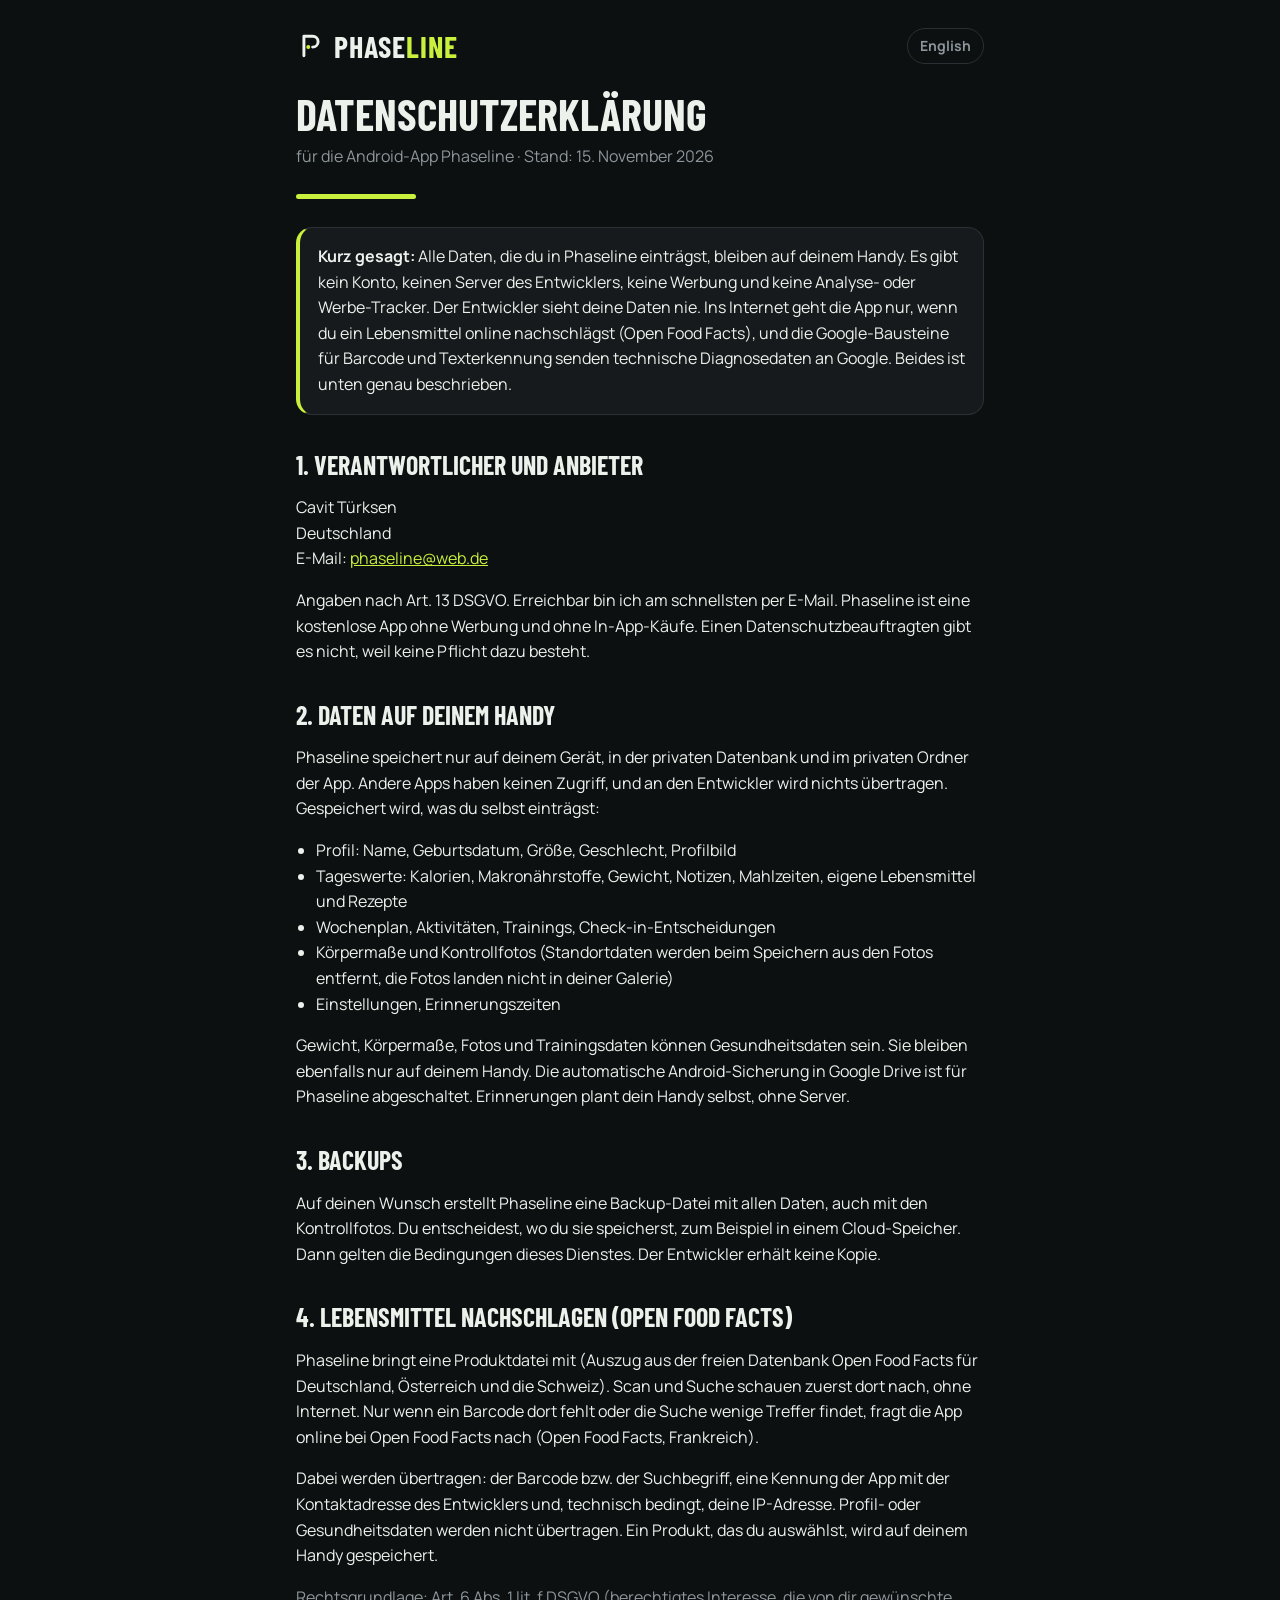
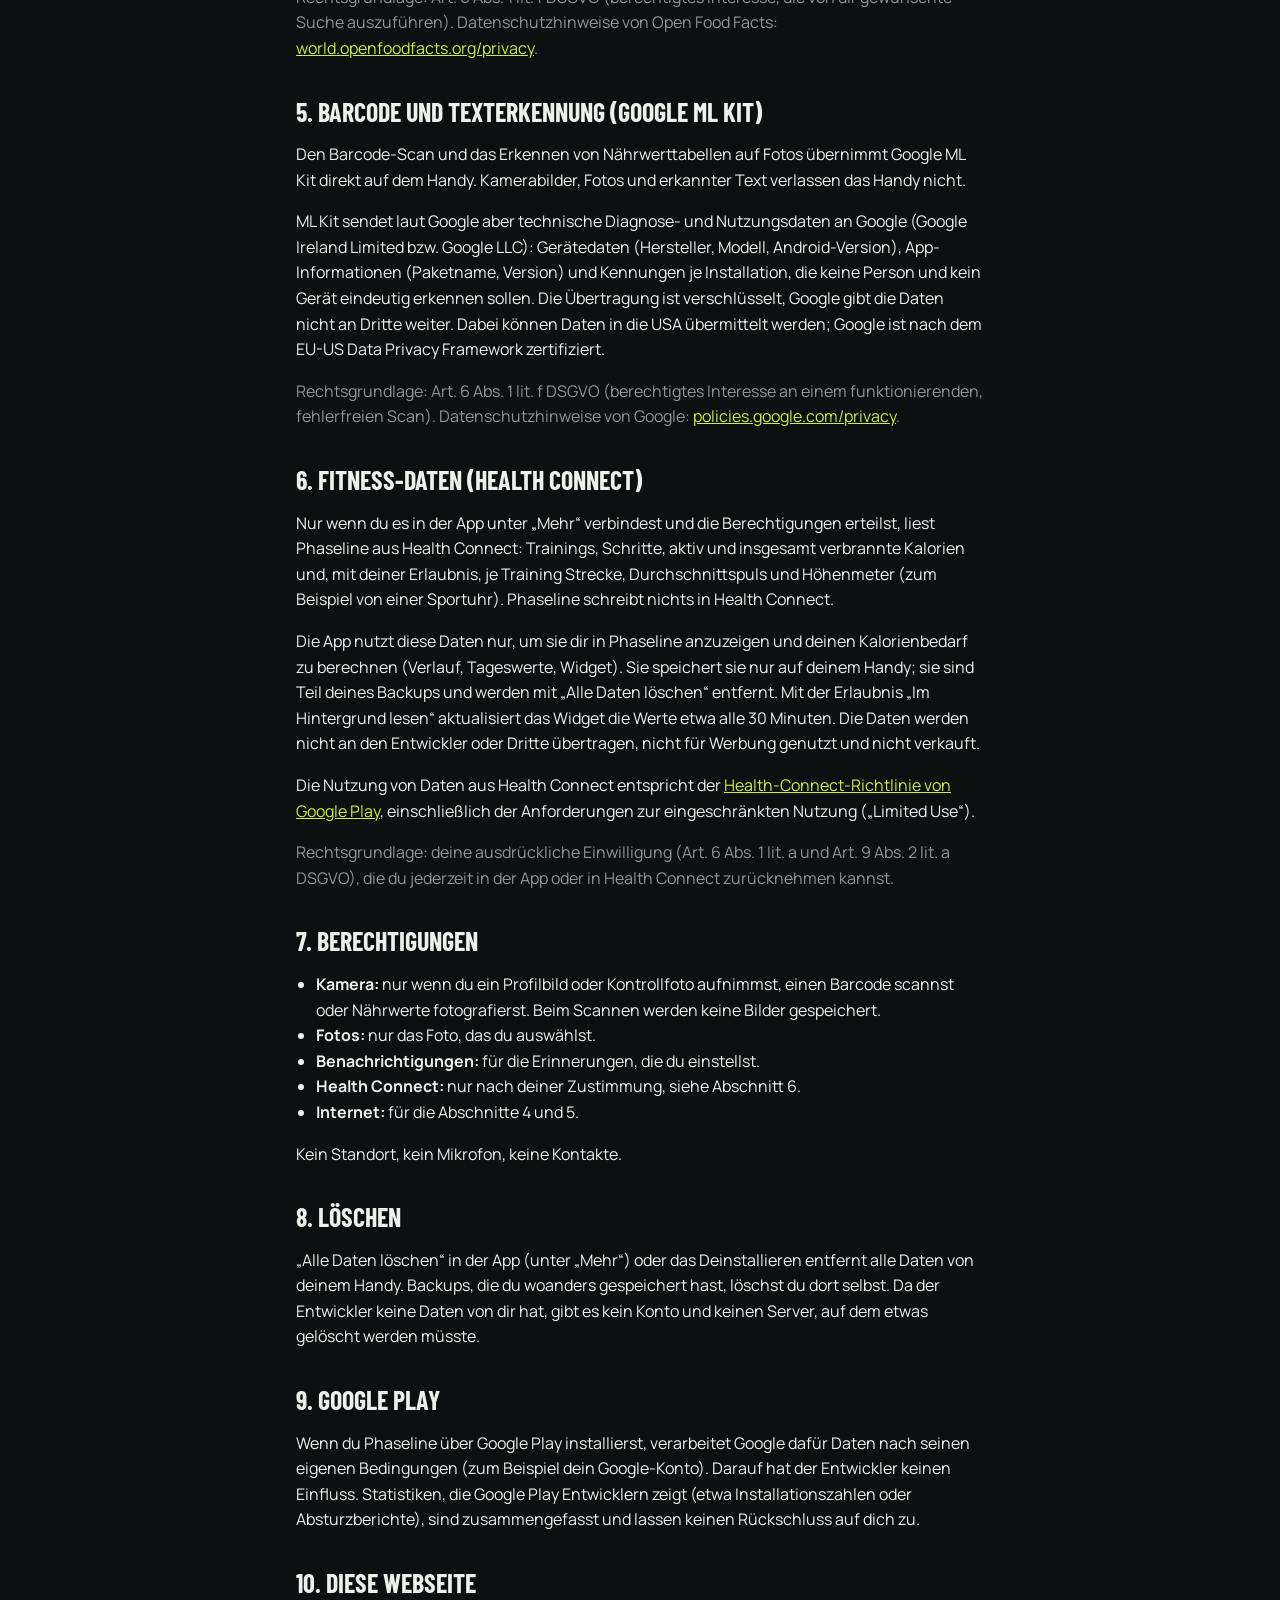
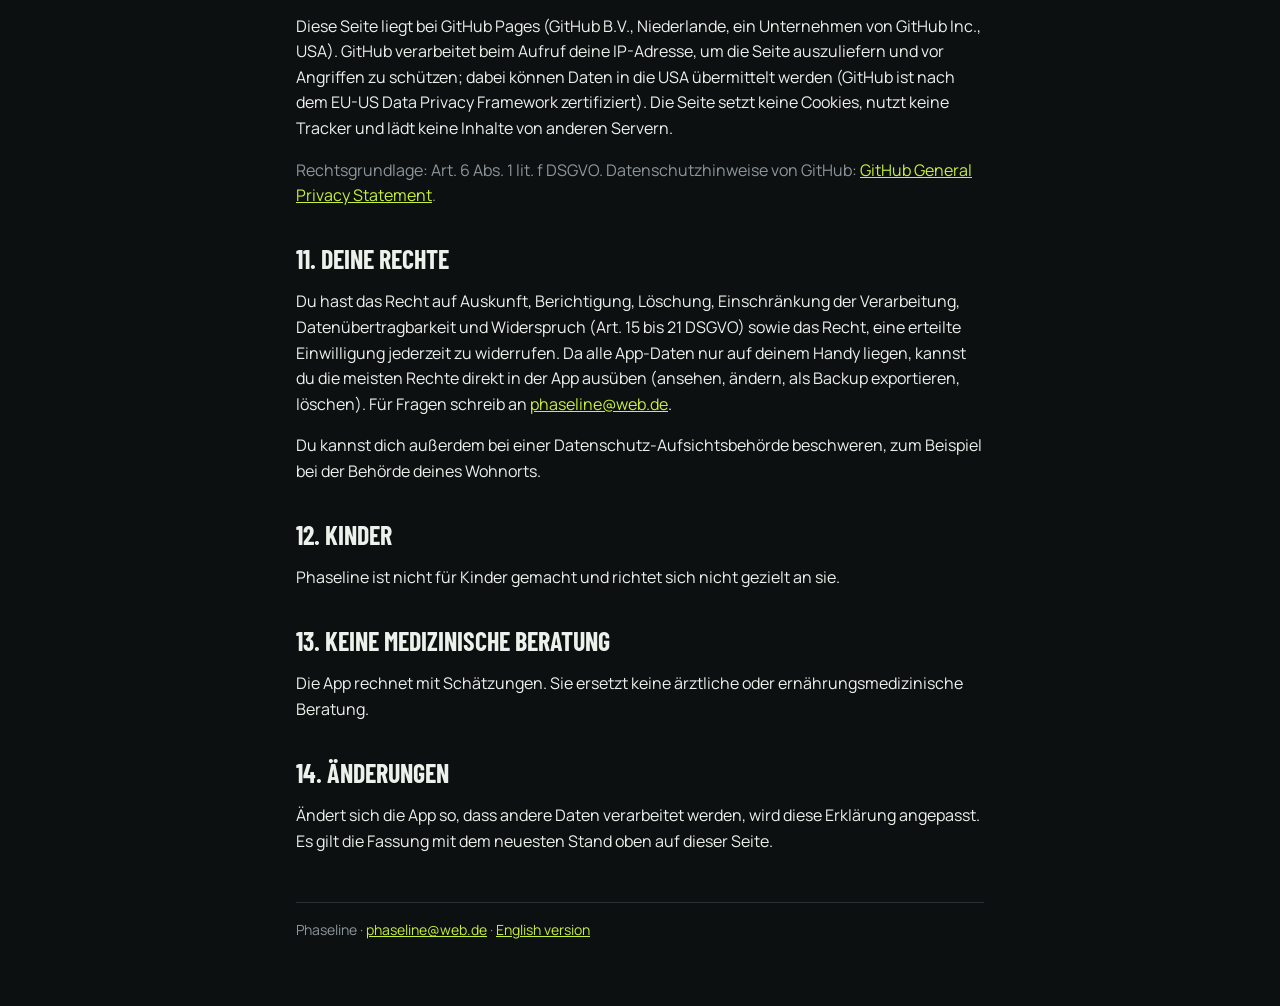
<file: index.html>
<!doctype html>
<html lang="de">
<head>
<meta charset="utf-8">
<meta name="viewport" content="width=device-width, initial-scale=1">
<title>Phaseline · Datenschutzerklärung</title>
<meta name="description" content="Datenschutzerklärung der Android-App Phaseline: alle Daten bleiben auf dem Handy.">
<link rel="stylesheet" href="style.css">
<link rel="alternate" hreflang="en" href="en.html">
</head>
<body>
<main>
  <header>
    <a class="brand" href="index.html" aria-label="Phaseline">
      <svg viewBox="17 17 66 66" aria-hidden="true"><g transform="translate(10 10) scale(0.8) translate(-3.5 -3)"><path d="M34 80 V26 H58 A15 15 0 0 1 58 56" fill="none" stroke="#edf1ec" stroke-width="8" stroke-linecap="round" stroke-linejoin="round"/><circle cx="46" cy="56" r="5.5" fill="#c8f03c"/></g></svg>
      <b>Phase<span>line</span></b>
    </a>
    <a class="lang" href="en.html" hreflang="en" lang="en">English</a>
  </header>

  <h1>Datenschutzerklärung</h1>
  <p class="stand">für die Android-App Phaseline · Stand: 15. November 2026</p>
  <div class="line"></div>

  <div class="summary">
    <strong>Kurz gesagt:</strong> Alle Daten, die du in Phaseline einträgst, bleiben auf deinem Handy. Es gibt kein Konto, keinen Server des Entwicklers, keine Werbung und keine Analyse- oder Werbe-Tracker. Der Entwickler sieht deine Daten nie. Ins Internet geht die App nur, wenn du ein Lebensmittel online nachschlägst (Open Food Facts), und die Google-Bausteine für Barcode und Texterkennung senden technische Diagnosedaten an Google. Beides ist unten genau beschrieben.
  </div>

  <h2>1. Verantwortlicher und Anbieter</h2>
  <p>
    Cavit Türksen<br>
    Deutschland<br>
    E-Mail: <a href="mailto:phaseline@web.de">phaseline@web.de</a>
  </p>
  <p>Angaben nach Art. 13 DSGVO. Erreichbar bin ich am schnellsten per E-Mail. Phaseline ist eine kostenlose App ohne Werbung und ohne In-App-Käufe. Einen Datenschutzbeauftragten gibt es nicht, weil keine Pflicht dazu besteht.</p>

  <h2>2. Daten auf deinem Handy</h2>
  <p>Phaseline speichert nur auf deinem Gerät, in der privaten Datenbank und im privaten Ordner der App. Andere Apps haben keinen Zugriff, und an den Entwickler wird nichts übertragen. Gespeichert wird, was du selbst einträgst:</p>
  <ul>
    <li>Profil: Name, Geburtsdatum, Größe, Geschlecht, Profilbild</li>
    <li>Tageswerte: Kalorien, Makronährstoffe, Gewicht, Notizen, Mahlzeiten, eigene Lebensmittel und Rezepte</li>
    <li>Wochenplan, Aktivitäten, Trainings, Check-in-Entscheidungen</li>
    <li>Körpermaße und Kontrollfotos (Standortdaten werden beim Speichern aus den Fotos entfernt, die Fotos landen nicht in deiner Galerie)</li>
    <li>Einstellungen, Erinnerungszeiten</li>
  </ul>
  <p>Gewicht, Körpermaße, Fotos und Trainingsdaten können Gesundheitsdaten sein. Sie bleiben ebenfalls nur auf deinem Handy. Die automatische Android-Sicherung in Google Drive ist für Phaseline abgeschaltet. Erinnerungen plant dein Handy selbst, ohne Server.</p>

  <h2>3. Backups</h2>
  <p>Auf deinen Wunsch erstellt Phaseline eine Backup-Datei mit allen Daten, auch mit den Kontrollfotos. Du entscheidest, wo du sie speicherst, zum Beispiel in einem Cloud-Speicher. Dann gelten die Bedingungen dieses Dienstes. Der Entwickler erhält keine Kopie.</p>

  <h2>4. Lebensmittel nachschlagen (Open Food Facts)</h2>
  <p>Phaseline bringt eine Produktdatei mit (Auszug aus der freien Datenbank Open Food Facts für Deutschland, Österreich und die Schweiz). Scan und Suche schauen zuerst dort nach, ohne Internet. Nur wenn ein Barcode dort fehlt oder die Suche wenige Treffer findet, fragt die App online bei Open Food Facts nach (Open Food Facts, Frankreich).</p>
  <p>Dabei werden übertragen: der Barcode bzw. der Suchbegriff, eine Kennung der App mit der Kontaktadresse des Entwicklers und, technisch bedingt, deine IP-Adresse. Profil- oder Gesundheitsdaten werden nicht übertragen. Ein Produkt, das du auswählst, wird auf deinem Handy gespeichert.</p>
  <p class="muted">Rechtsgrundlage: Art. 6 Abs. 1 lit. f DSGVO (berechtigtes Interesse, die von dir gewünschte Suche auszuführen). Datenschutzhinweise von Open Food Facts: <a href="https://world.openfoodfacts.org/privacy" rel="noopener">world.openfoodfacts.org/privacy</a>.</p>

  <h2>5. Barcode und Texterkennung (Google ML Kit)</h2>
  <p>Den Barcode-Scan und das Erkennen von Nährwerttabellen auf Fotos übernimmt Google ML Kit direkt auf dem Handy. Kamerabilder, Fotos und erkannter Text verlassen das Handy nicht.</p>
  <p>ML Kit sendet laut Google aber technische Diagnose- und Nutzungsdaten an Google (Google Ireland Limited bzw. Google LLC): Gerätedaten (Hersteller, Modell, Android-Version), App-Informationen (Paketname, Version) und Kennungen je Installation, die keine Person und kein Gerät eindeutig erkennen sollen. Die Übertragung ist verschlüsselt, Google gibt die Daten nicht an Dritte weiter. Dabei können Daten in die USA übermittelt werden; Google ist nach dem EU-US Data Privacy Framework zertifiziert.</p>
  <p class="muted">Rechtsgrundlage: Art. 6 Abs. 1 lit. f DSGVO (berechtigtes Interesse an einem funktionierenden, fehlerfreien Scan). Datenschutzhinweise von Google: <a href="https://policies.google.com/privacy" rel="noopener">policies.google.com/privacy</a>.</p>

  <h2>6. Fitness-Daten (Health Connect)</h2>
  <p>Nur wenn du es in der App unter „Mehr“ verbindest und die Berechtigungen erteilst, liest Phaseline aus Health Connect: Trainings, Schritte, aktiv und insgesamt verbrannte Kalorien und, mit deiner Erlaubnis, je Training Strecke, Durchschnittspuls und Höhenmeter (zum Beispiel von einer Sportuhr). Phaseline schreibt nichts in Health Connect.</p>
  <p>Die App nutzt diese Daten nur, um sie dir in Phaseline anzuzeigen und deinen Kalorienbedarf zu berechnen (Verlauf, Tageswerte, Widget). Sie speichert sie nur auf deinem Handy; sie sind Teil deines Backups und werden mit „Alle Daten löschen“ entfernt. Mit der Erlaubnis „Im Hintergrund lesen“ aktualisiert das Widget die Werte etwa alle 30 Minuten. Die Daten werden nicht an den Entwickler oder Dritte übertragen, nicht für Werbung genutzt und nicht verkauft.</p>
  <p>Die Nutzung von Daten aus Health Connect entspricht der <a href="https://support.google.com/googleplay/android-developer/answer/12991134" rel="noopener">Health-Connect-Richtlinie von Google Play</a>, einschließlich der Anforderungen zur eingeschränkten Nutzung („Limited Use“).</p>
  <p class="muted">Rechtsgrundlage: deine ausdrückliche Einwilligung (Art. 6 Abs. 1 lit. a und Art. 9 Abs. 2 lit. a DSGVO), die du jederzeit in der App oder in Health Connect zurücknehmen kannst.</p>

  <h2>7. Berechtigungen</h2>
  <ul>
    <li><strong>Kamera:</strong> nur wenn du ein Profilbild oder Kontrollfoto aufnimmst, einen Barcode scannst oder Nährwerte fotografierst. Beim Scannen werden keine Bilder gespeichert.</li>
    <li><strong>Fotos:</strong> nur das Foto, das du auswählst.</li>
    <li><strong>Benachrichtigungen:</strong> für die Erinnerungen, die du einstellst.</li>
    <li><strong>Health Connect:</strong> nur nach deiner Zustimmung, siehe Abschnitt 6.</li>
    <li><strong>Internet:</strong> für die Abschnitte 4 und 5.</li>
  </ul>
  <p>Kein Standort, kein Mikrofon, keine Kontakte.</p>

  <h2>8. Löschen</h2>
  <p>„Alle Daten löschen“ in der App (unter „Mehr“) oder das Deinstallieren entfernt alle Daten von deinem Handy. Backups, die du woanders gespeichert hast, löschst du dort selbst. Da der Entwickler keine Daten von dir hat, gibt es kein Konto und keinen Server, auf dem etwas gelöscht werden müsste.</p>

  <h2>9. Google Play</h2>
  <p>Wenn du Phaseline über Google Play installierst, verarbeitet Google dafür Daten nach seinen eigenen Bedingungen (zum Beispiel dein Google-Konto). Darauf hat der Entwickler keinen Einfluss. Statistiken, die Google Play Entwicklern zeigt (etwa Installationszahlen oder Absturzberichte), sind zusammengefasst und lassen keinen Rückschluss auf dich zu.</p>

  <h2>10. Diese Webseite</h2>
  <p>Diese Seite liegt bei GitHub Pages (GitHub B.V., Niederlande, ein Unternehmen von GitHub Inc., USA). GitHub verarbeitet beim Aufruf deine IP-Adresse, um die Seite auszuliefern und vor Angriffen zu schützen; dabei können Daten in die USA übermittelt werden (GitHub ist nach dem EU-US Data Privacy Framework zertifiziert). Die Seite setzt keine Cookies, nutzt keine Tracker und lädt keine Inhalte von anderen Servern.</p>
  <p class="muted">Rechtsgrundlage: Art. 6 Abs. 1 lit. f DSGVO. Datenschutzhinweise von GitHub: <a href="https://docs.github.com/site-policy/privacy-policies/github-general-privacy-statement" rel="noopener">GitHub General Privacy Statement</a>.</p>

  <h2>11. Deine Rechte</h2>
  <p>Du hast das Recht auf Auskunft, Berichtigung, Löschung, Einschränkung der Verarbeitung, Datenübertragbarkeit und Widerspruch (Art. 15 bis 21 DSGVO) sowie das Recht, eine erteilte Einwilligung jederzeit zu widerrufen. Da alle App-Daten nur auf deinem Handy liegen, kannst du die meisten Rechte direkt in der App ausüben (ansehen, ändern, als Backup exportieren, löschen). Für Fragen schreib an <a href="mailto:phaseline@web.de">phaseline@web.de</a>.</p>
  <p>Du kannst dich außerdem bei einer Datenschutz-Aufsichtsbehörde beschweren, zum Beispiel bei der Behörde deines Wohnorts.</p>

  <h2>12. Kinder</h2>
  <p>Phaseline ist nicht für Kinder gemacht und richtet sich nicht gezielt an sie.</p>

  <h2>13. Keine medizinische Beratung</h2>
  <p>Die App rechnet mit Schätzungen. Sie ersetzt keine ärztliche oder ernährungsmedizinische Beratung.</p>

  <h2>14. Änderungen</h2>
  <p>Ändert sich die App so, dass andere Daten verarbeitet werden, wird diese Erklärung angepasst. Es gilt die Fassung mit dem neuesten Stand oben auf dieser Seite.</p>

  <footer>Phaseline · <a href="mailto:phaseline@web.de">phaseline@web.de</a> · <a href="en.html" hreflang="en" lang="en">English version</a></footer>
</main>
</body>
</html>
</file>
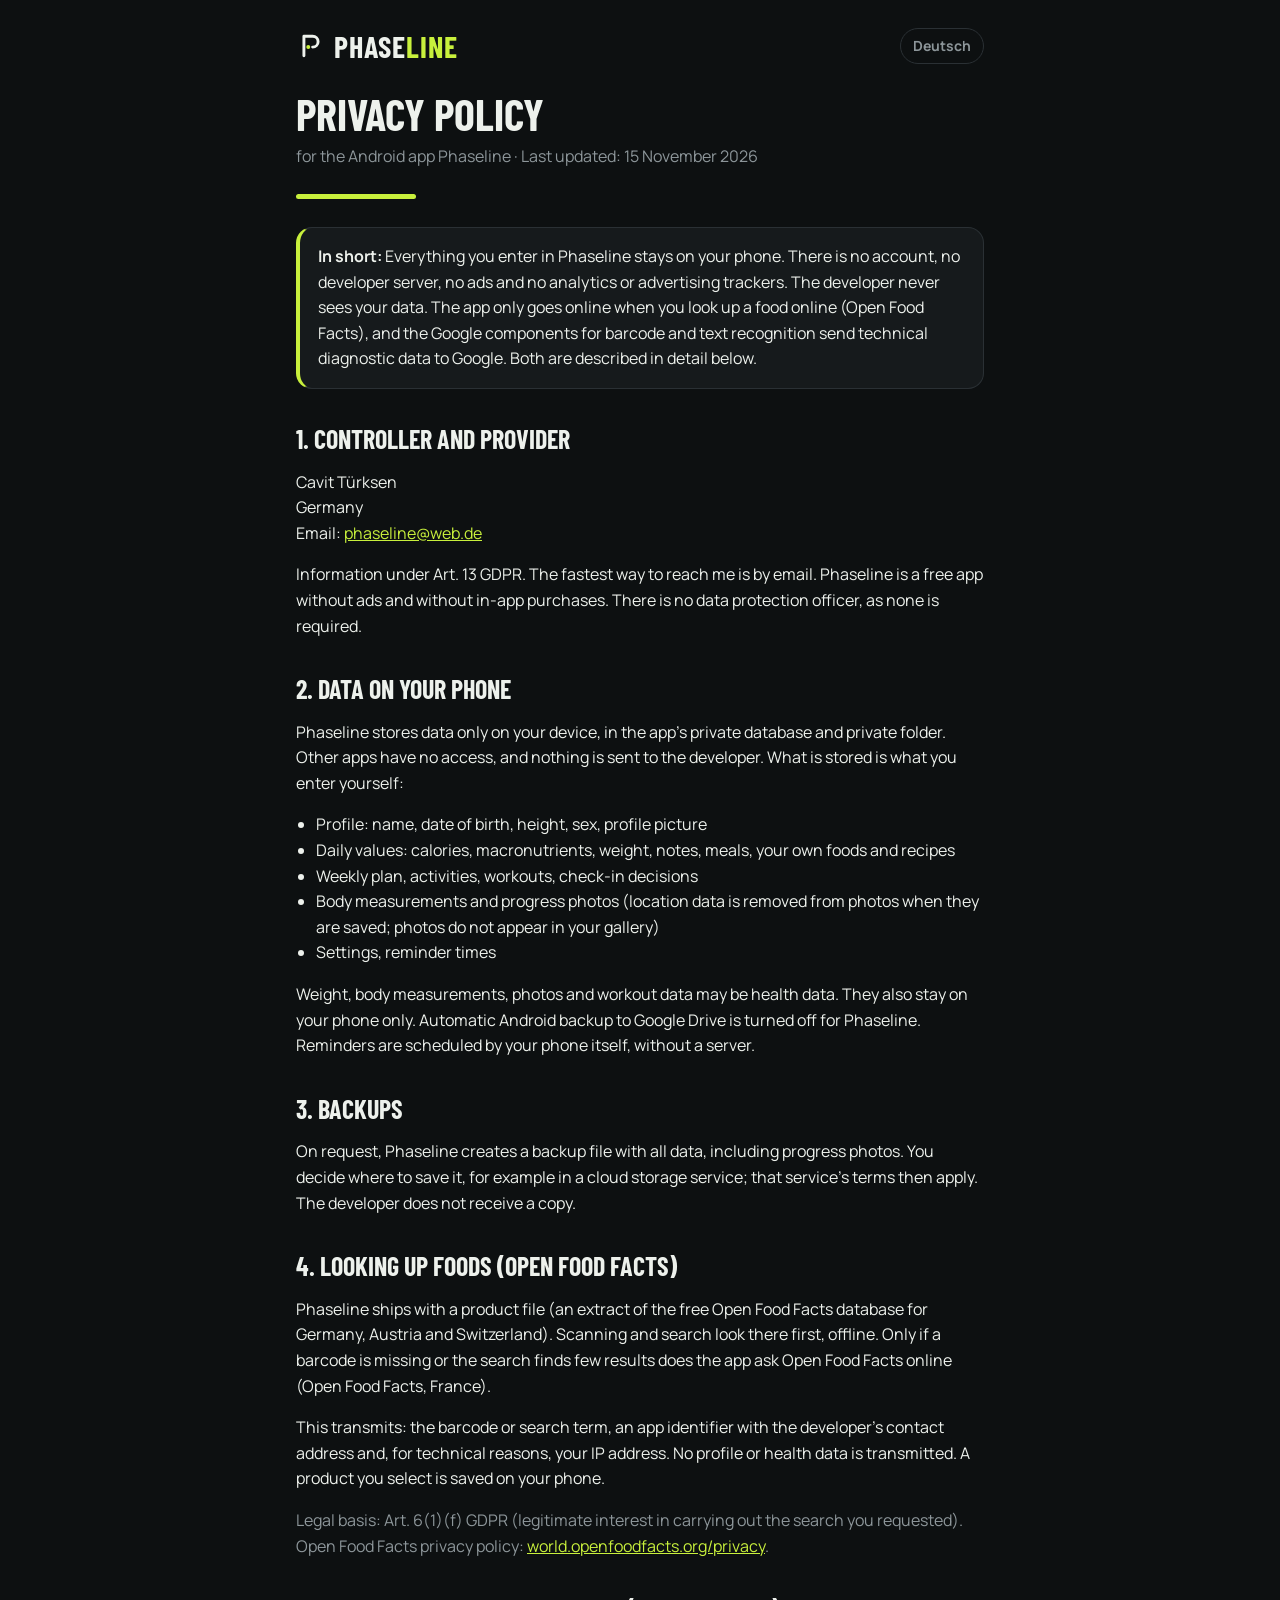
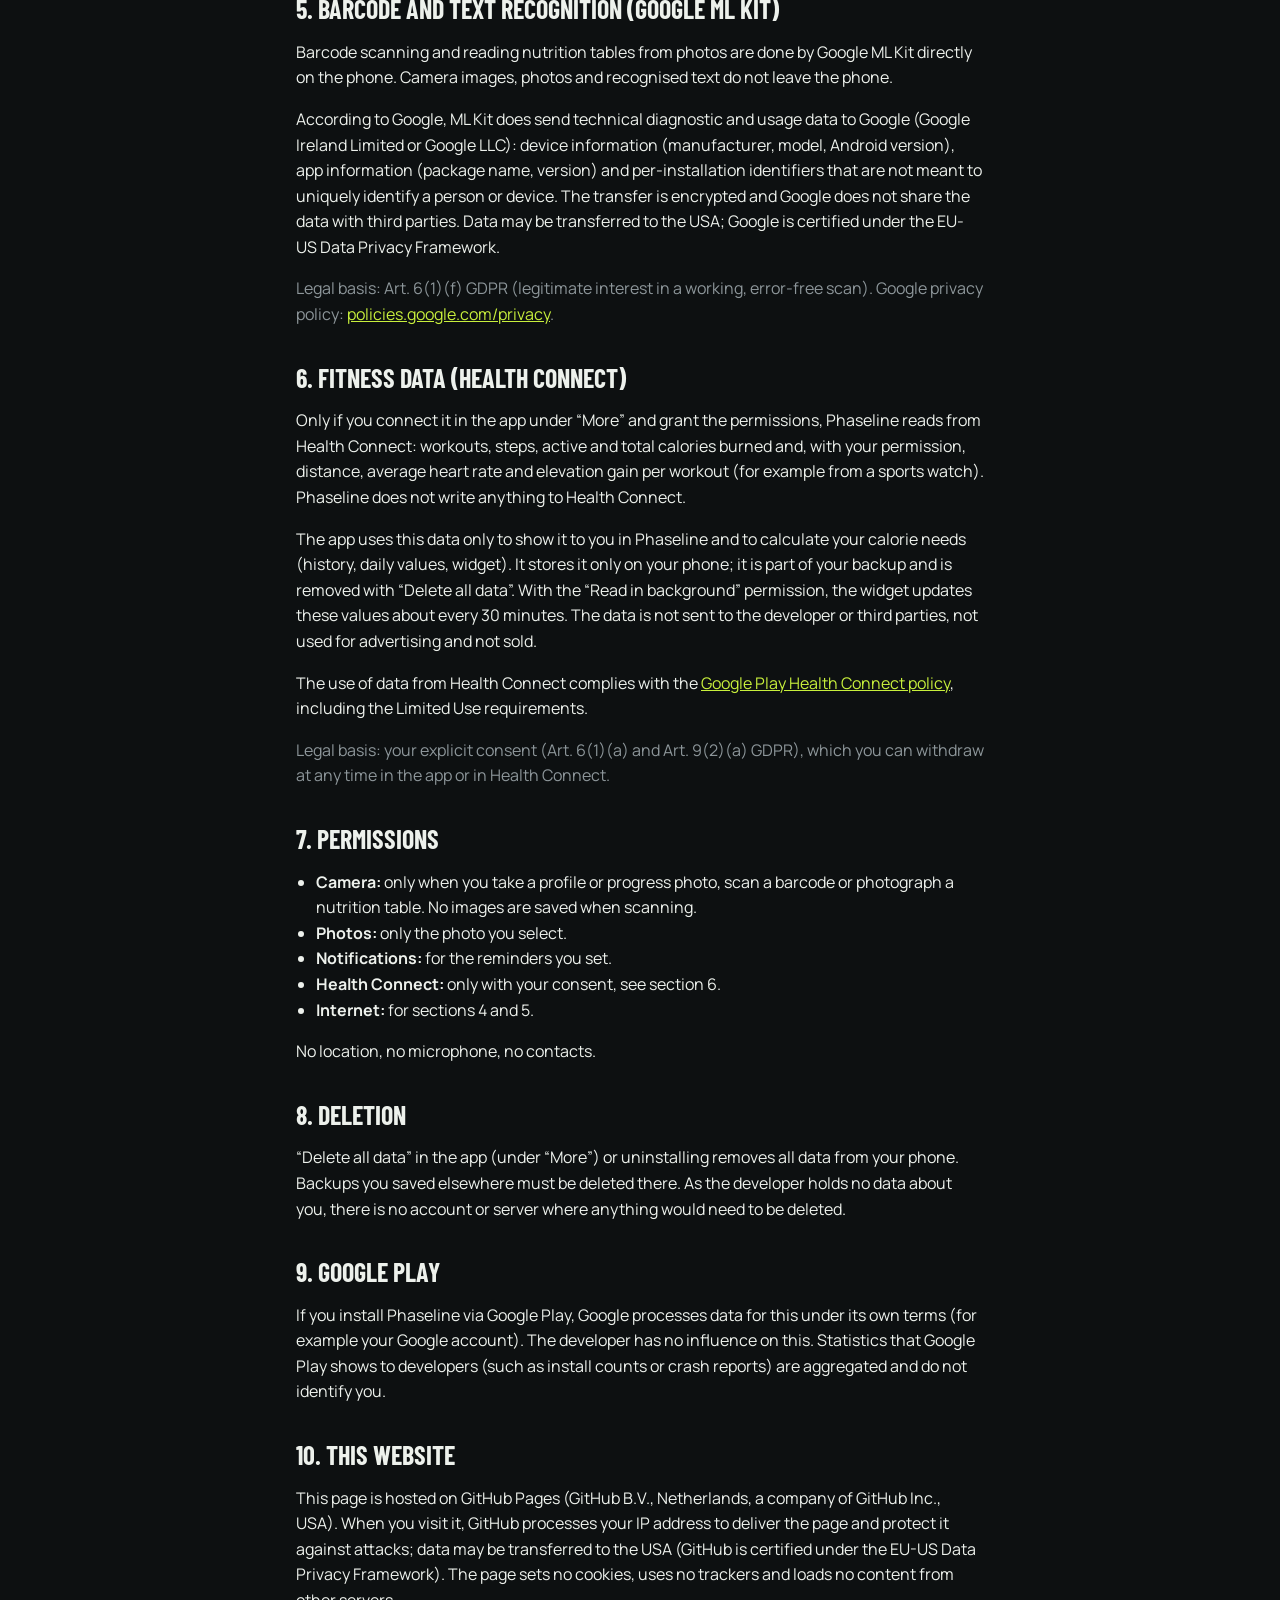
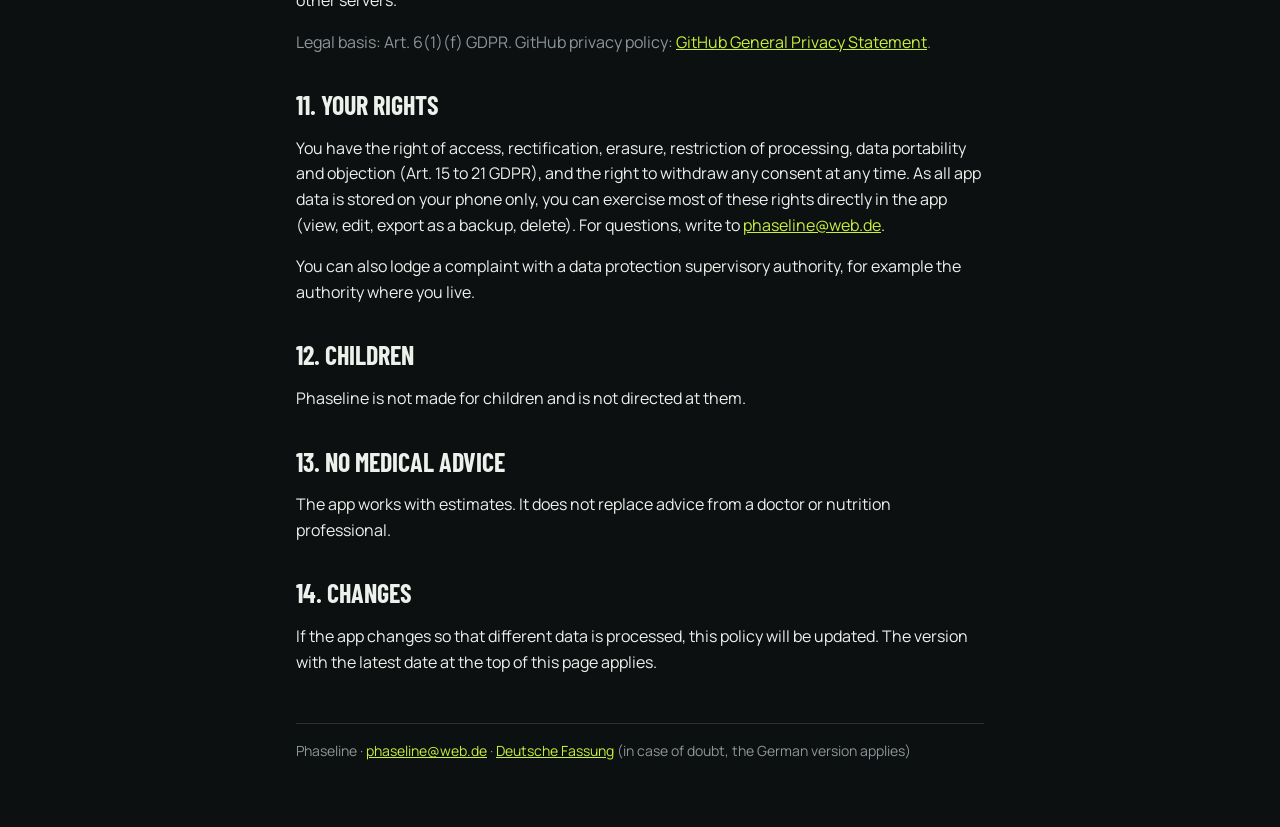
<file: en.html>
<!doctype html>
<html lang="en">
<head>
<meta charset="utf-8">
<meta name="viewport" content="width=device-width, initial-scale=1">
<title>Phaseline · Privacy Policy</title>
<meta name="description" content="Privacy policy of the Android app Phaseline: all data stays on your phone.">
<link rel="stylesheet" href="style.css">
<link rel="alternate" hreflang="de" href="index.html">
</head>
<body>
<main>
  <header>
    <a class="brand" href="en.html" aria-label="Phaseline">
      <svg viewBox="17 17 66 66" aria-hidden="true"><g transform="translate(10 10) scale(0.8) translate(-3.5 -3)"><path d="M34 80 V26 H58 A15 15 0 0 1 58 56" fill="none" stroke="#edf1ec" stroke-width="8" stroke-linecap="round" stroke-linejoin="round"/><circle cx="46" cy="56" r="5.5" fill="#c8f03c"/></g></svg>
      <b>Phase<span>line</span></b>
    </a>
    <a class="lang" href="index.html" hreflang="de" lang="de">Deutsch</a>
  </header>

  <h1>Privacy Policy</h1>
  <p class="stand">for the Android app Phaseline · Last updated: 15 November 2026</p>
  <div class="line"></div>

  <div class="summary">
    <strong>In short:</strong> Everything you enter in Phaseline stays on your phone. There is no account, no developer server, no ads and no analytics or advertising trackers. The developer never sees your data. The app only goes online when you look up a food online (Open Food Facts), and the Google components for barcode and text recognition send technical diagnostic data to Google. Both are described in detail below.
  </div>

  <h2>1. Controller and provider</h2>
  <p>
    Cavit Türksen<br>
    Germany<br>
    Email: <a href="mailto:phaseline@web.de">phaseline@web.de</a>
  </p>
  <p>Information under Art. 13 GDPR. The fastest way to reach me is by email. Phaseline is a free app without ads and without in-app purchases. There is no data protection officer, as none is required.</p>

  <h2>2. Data on your phone</h2>
  <p>Phaseline stores data only on your device, in the app's private database and private folder. Other apps have no access, and nothing is sent to the developer. What is stored is what you enter yourself:</p>
  <ul>
    <li>Profile: name, date of birth, height, sex, profile picture</li>
    <li>Daily values: calories, macronutrients, weight, notes, meals, your own foods and recipes</li>
    <li>Weekly plan, activities, workouts, check-in decisions</li>
    <li>Body measurements and progress photos (location data is removed from photos when they are saved; photos do not appear in your gallery)</li>
    <li>Settings, reminder times</li>
  </ul>
  <p>Weight, body measurements, photos and workout data may be health data. They also stay on your phone only. Automatic Android backup to Google Drive is turned off for Phaseline. Reminders are scheduled by your phone itself, without a server.</p>

  <h2>3. Backups</h2>
  <p>On request, Phaseline creates a backup file with all data, including progress photos. You decide where to save it, for example in a cloud storage service; that service's terms then apply. The developer does not receive a copy.</p>

  <h2>4. Looking up foods (Open Food Facts)</h2>
  <p>Phaseline ships with a product file (an extract of the free Open Food Facts database for Germany, Austria and Switzerland). Scanning and search look there first, offline. Only if a barcode is missing or the search finds few results does the app ask Open Food Facts online (Open Food Facts, France).</p>
  <p>This transmits: the barcode or search term, an app identifier with the developer's contact address and, for technical reasons, your IP address. No profile or health data is transmitted. A product you select is saved on your phone.</p>
  <p class="muted">Legal basis: Art. 6(1)(f) GDPR (legitimate interest in carrying out the search you requested). Open Food Facts privacy policy: <a href="https://world.openfoodfacts.org/privacy" rel="noopener">world.openfoodfacts.org/privacy</a>.</p>

  <h2>5. Barcode and text recognition (Google ML Kit)</h2>
  <p>Barcode scanning and reading nutrition tables from photos are done by Google ML Kit directly on the phone. Camera images, photos and recognised text do not leave the phone.</p>
  <p>According to Google, ML Kit does send technical diagnostic and usage data to Google (Google Ireland Limited or Google LLC): device information (manufacturer, model, Android version), app information (package name, version) and per-installation identifiers that are not meant to uniquely identify a person or device. The transfer is encrypted and Google does not share the data with third parties. Data may be transferred to the USA; Google is certified under the EU-US Data Privacy Framework.</p>
  <p class="muted">Legal basis: Art. 6(1)(f) GDPR (legitimate interest in a working, error-free scan). Google privacy policy: <a href="https://policies.google.com/privacy" rel="noopener">policies.google.com/privacy</a>.</p>

  <h2>6. Fitness data (Health Connect)</h2>
  <p>Only if you connect it in the app under “More” and grant the permissions, Phaseline reads from Health Connect: workouts, steps, active and total calories burned and, with your permission, distance, average heart rate and elevation gain per workout (for example from a sports watch). Phaseline does not write anything to Health Connect.</p>
  <p>The app uses this data only to show it to you in Phaseline and to calculate your calorie needs (history, daily values, widget). It stores it only on your phone; it is part of your backup and is removed with “Delete all data”. With the “Read in background” permission, the widget updates these values about every 30 minutes. The data is not sent to the developer or third parties, not used for advertising and not sold.</p>
  <p>The use of data from Health Connect complies with the <a href="https://support.google.com/googleplay/android-developer/answer/12991134" rel="noopener">Google Play Health Connect policy</a>, including the Limited Use requirements.</p>
  <p class="muted">Legal basis: your explicit consent (Art. 6(1)(a) and Art. 9(2)(a) GDPR), which you can withdraw at any time in the app or in Health Connect.</p>

  <h2>7. Permissions</h2>
  <ul>
    <li><strong>Camera:</strong> only when you take a profile or progress photo, scan a barcode or photograph a nutrition table. No images are saved when scanning.</li>
    <li><strong>Photos:</strong> only the photo you select.</li>
    <li><strong>Notifications:</strong> for the reminders you set.</li>
    <li><strong>Health Connect:</strong> only with your consent, see section 6.</li>
    <li><strong>Internet:</strong> for sections 4 and 5.</li>
  </ul>
  <p>No location, no microphone, no contacts.</p>

  <h2>8. Deletion</h2>
  <p>“Delete all data” in the app (under “More”) or uninstalling removes all data from your phone. Backups you saved elsewhere must be deleted there. As the developer holds no data about you, there is no account or server where anything would need to be deleted.</p>

  <h2>9. Google Play</h2>
  <p>If you install Phaseline via Google Play, Google processes data for this under its own terms (for example your Google account). The developer has no influence on this. Statistics that Google Play shows to developers (such as install counts or crash reports) are aggregated and do not identify you.</p>

  <h2>10. This website</h2>
  <p>This page is hosted on GitHub Pages (GitHub B.V., Netherlands, a company of GitHub Inc., USA). When you visit it, GitHub processes your IP address to deliver the page and protect it against attacks; data may be transferred to the USA (GitHub is certified under the EU-US Data Privacy Framework). The page sets no cookies, uses no trackers and loads no content from other servers.</p>
  <p class="muted">Legal basis: Art. 6(1)(f) GDPR. GitHub privacy policy: <a href="https://docs.github.com/site-policy/privacy-policies/github-general-privacy-statement" rel="noopener">GitHub General Privacy Statement</a>.</p>

  <h2>11. Your rights</h2>
  <p>You have the right of access, rectification, erasure, restriction of processing, data portability and objection (Art. 15 to 21 GDPR), and the right to withdraw any consent at any time. As all app data is stored on your phone only, you can exercise most of these rights directly in the app (view, edit, export as a backup, delete). For questions, write to <a href="mailto:phaseline@web.de">phaseline@web.de</a>.</p>
  <p>You can also lodge a complaint with a data protection supervisory authority, for example the authority where you live.</p>

  <h2>12. Children</h2>
  <p>Phaseline is not made for children and is not directed at them.</p>

  <h2>13. No medical advice</h2>
  <p>The app works with estimates. It does not replace advice from a doctor or nutrition professional.</p>

  <h2>14. Changes</h2>
  <p>If the app changes so that different data is processed, this policy will be updated. The version with the latest date at the top of this page applies.</p>

  <footer>Phaseline · <a href="mailto:phaseline@web.de">phaseline@web.de</a> · <a href="index.html" hreflang="de" lang="de">Deutsche Fassung</a> (in case of doubt, the German version applies)</footer>
</main>
</body>
</html>
</file>
<file: style.css>
/* Phaseline – öffentliche Seiten (Datenschutz). Farben aus mobile/src/theme/tokens.ts, Schriften lokal (SIL OFL), keine externen Anfragen. */
@font-face { font-family: 'Barlow Condensed'; font-weight: 700; src: url(fonts/BarlowCondensed_700Bold.ttf) format('truetype'); font-display: swap; }
@font-face { font-family: 'Manrope'; font-weight: 400; src: url(fonts/Manrope_400Regular.ttf) format('truetype'); font-display: swap; }
@font-face { font-family: 'Manrope'; font-weight: 700; src: url(fonts/Manrope_700Bold.ttf) format('truetype'); font-display: swap; }
:root { --bg: #0d1011; --surface: #161a1c; --line: #2a3034; --text: #edf1ec; --muted: #8d969a; --lime: #c8f03c; }
* { box-sizing: border-box; }
html { -webkit-text-size-adjust: 100%; }
body { margin: 0; background: var(--bg); color: var(--text); font: 400 16px/1.6 Manrope, system-ui, sans-serif; }
main { max-width: 720px; margin: 0 auto; padding: 28px 16px 64px; }
header { display: flex; align-items: center; justify-content: space-between; gap: 12px; margin-bottom: 28px; }
.brand { display: flex; align-items: center; gap: 8px; font: 700 30px/1 'Barlow Condensed', sans-serif; text-transform: uppercase; letter-spacing: 1px; color: var(--text); text-decoration: none; }
.brand b { font-weight: 700; }
.brand span { color: var(--lime); }
.brand svg { width: 30px; height: 30px; }
.lang { color: var(--muted); font-weight: 700; font-size: 14px; text-decoration: none; border: 1px solid var(--line); border-radius: 999px; padding: 6px 12px; }
.lang:hover, .lang:focus { color: var(--text); border-color: var(--muted); }
h1 { font: 700 clamp(32px, 9vw, 44px)/1 'Barlow Condensed', sans-serif; overflow-wrap: break-word; hyphens: auto; text-transform: uppercase; margin: 0 0 8px; }
.stand { color: var(--muted); margin: 0 0 24px; }
.line { height: 5px; width: 120px; border-radius: 3px; background: var(--lime); margin: 0 0 28px; }
.summary { background: var(--surface); border: 1px solid var(--line); border-left: 4px solid var(--lime); border-radius: 16px; padding: 16px 18px; margin: 0 0 32px; }
h2 { font: 700 26px/1.1 'Barlow Condensed', sans-serif; text-transform: uppercase; margin: 36px 0 10px; }
h3 { font-size: 16px; margin: 20px 0 6px; }
p, li { color: var(--text); }
.muted { color: var(--muted); }
ul { padding-left: 20px; }
a { color: var(--lime); }
footer { margin-top: 48px; padding-top: 16px; border-top: 1px solid var(--line); color: var(--muted); font-size: 14px; }
</file>
